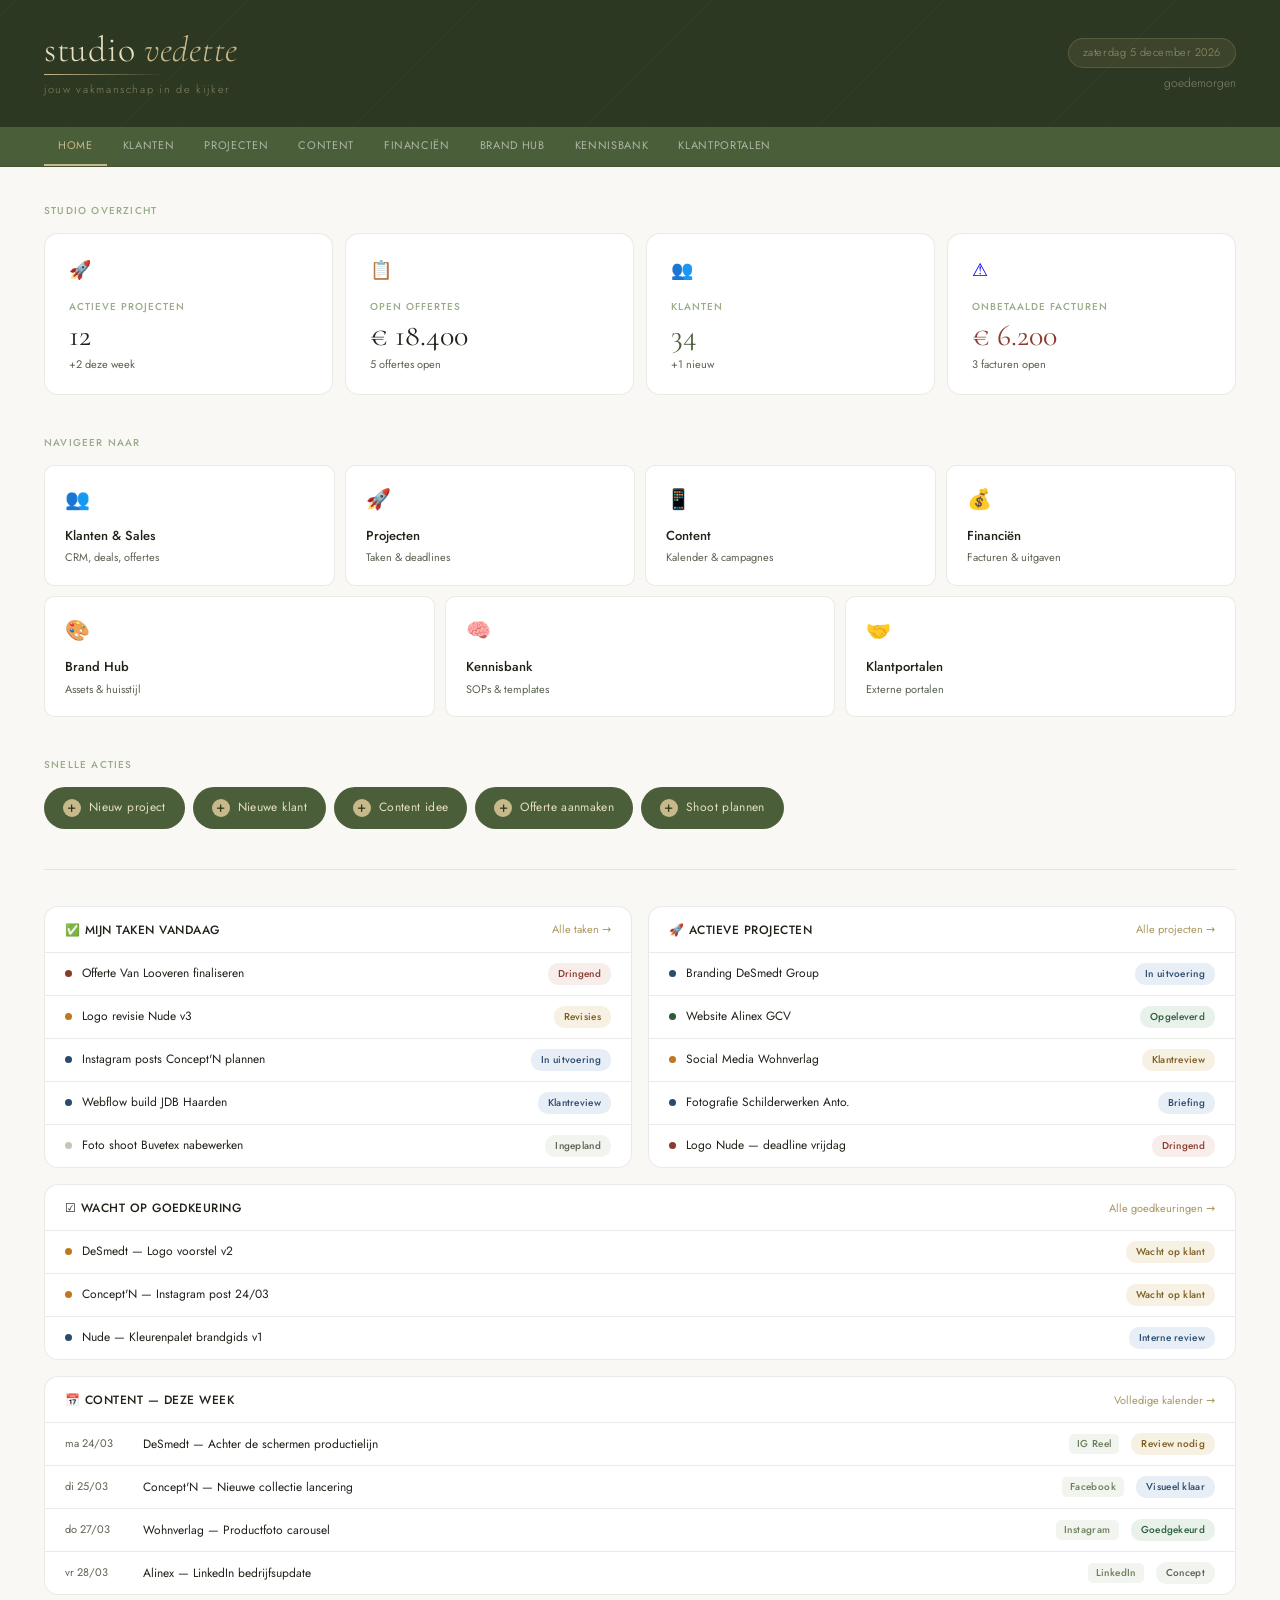
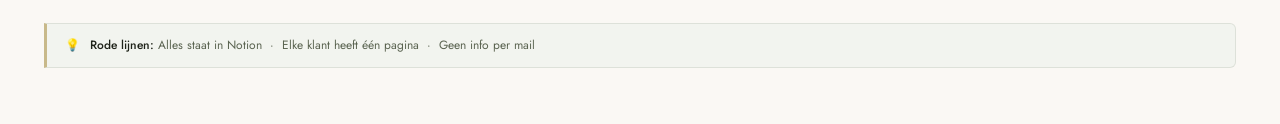
<file: index.html>
<!DOCTYPE html>
<html lang="nl">
<head>
<meta charset="UTF-8">
<meta name="viewport" content="width=device-width, initial-scale=1.0">
<title>Studio Vedette — Home</title>
<style>
/* ============================================================
   STUDIO VEDETTE — Gedeelde huisstijl
   Gebruik in elke pagina: <link rel="stylesheet" href="assets/style.css">
   ============================================================ */

@import url('https://fonts.googleapis.com/css2?family=Cormorant+Garamond:ital,wght@0,300;0,400;0,500;1,300;1,400&family=Jost:wght@300;400;500&display=swap');

*, *::before, *::after { box-sizing: border-box; margin: 0; padding: 0; }

:root {
  /* Huisstijl Studio Vedette */
  --olive:        #4a5e3a;
  --olive-dark:   #3a4a2d;
  --olive-deep:   #2c3822;
  --olive-light:  #6a7e58;
  --olive-mist:   #e8ede3;
  --olive-bg:     #f2f4ef;

  --gold:         #c8b98a;
  --gold-dark:    #a89660;
  --gold-light:   #e8dfc0;
  --gold-pale:    #f7f3ea;

  --cream:        #faf8f4;
  --white:        #ffffff;
  --ink:          #1e2218;
  --ink-muted:    #5a6350;
  --ink-faint:    #9aab8a;

  --border:       rgba(74, 94, 58, 0.12);
  --border-gold:  rgba(200, 185, 138, 0.35);

  /* Semantisch */
  --danger:       #8b3a2e;
  --danger-bg:    #f7eeec;
  --warning:      #7a5c1e;
  --warning-bg:   #f7f1e3;
  --success:      #2d5c3a;
  --success-bg:   #e8f2eb;
  --info:         #2a4a6e;
  --info-bg:      #e8eef6;

  --radius:       10px;
  --radius-sm:    6px;
  --radius-lg:    14px;

  --font-serif:   'Cormorant Garamond', Georgia, serif;
  --font-sans:    'Jost', system-ui, sans-serif;
}

body {
  font-family: var(--font-sans);
  background: var(--cream);
  color: var(--ink);
  line-height: 1.6;
  -webkit-font-smoothing: antialiased;
}

/* ── HEADER ──────────────────────────────────────── */
.sv-header {
  background: var(--olive-deep);
  position: relative;
  overflow: hidden;
}

.sv-header::before {
  content: '';
  position: absolute;
  inset: 0;
  background:
    repeating-linear-gradient(
      -45deg,
      transparent,
      transparent 40px,
      rgba(200,185,138,0.03) 40px,
      rgba(200,185,138,0.03) 41px
    );
  pointer-events: none;
}

.sv-header-inner {
  position: relative;
  padding: 32px 44px 28px;
  display: flex;
  align-items: center;
  justify-content: space-between;
  gap: 24px;
}

.sv-logo-block { display: flex; flex-direction: column; gap: 6px; }

.sv-logo-name {
  font-family: var(--font-serif);
  font-size: 36px;
  font-weight: 300;
  color: var(--gold-light);
  letter-spacing: 0.02em;
  line-height: 1;
}

.sv-logo-name em {
  font-style: italic;
  color: var(--gold);
}

.sv-logo-rule {
  width: 120px;
  height: 1px;
  background: linear-gradient(90deg, var(--gold) 0%, transparent 100%);
}

.sv-logo-tagline {
  font-family: var(--font-sans);
  font-size: 11px;
  font-weight: 300;
  color: rgba(200,185,138,0.6);
  letter-spacing: 0.15em;
  text-transform: lowercase;
}

.sv-header-meta {
  display: flex;
  flex-direction: column;
  align-items: flex-end;
  gap: 6px;
}

.sv-date-badge {
  background: rgba(200,185,138,0.1);
  border: 1px solid rgba(200,185,138,0.2);
  border-radius: 20px;
  padding: 5px 14px;
  font-size: 11px;
  font-weight: 300;
  color: rgba(200,185,138,0.7);
  letter-spacing: 0.05em;
}

.sv-greeting {
  font-size: 12px;
  font-weight: 300;
  color: rgba(255,255,255,0.4);
}

/* ── NAV STRIP ───────────────────────────────────── */
.sv-nav-strip {
  background: var(--olive);
  padding: 0 44px;
  display: flex;
  gap: 2px;
  border-bottom: 1px solid rgba(0,0,0,0.1);
}

.sv-nav-strip a {
  font-size: 11px;
  font-weight: 400;
  color: rgba(255,255,255,0.55);
  text-decoration: none;
  padding: 10px 14px;
  letter-spacing: 0.06em;
  text-transform: uppercase;
  border-bottom: 2px solid transparent;
  transition: color 0.15s, border-color 0.15s;
  white-space: nowrap;
}

.sv-nav-strip a:hover,
.sv-nav-strip a.active {
  color: var(--gold);
  border-bottom-color: var(--gold);
}

/* ── MAIN CONTAINER ──────────────────────────────── */
.sv-main {
  padding: 36px 44px 56px;
  max-width: 1280px;
}

/* ── SECTION LABEL ───────────────────────────────── */
.sv-section-label {
  font-size: 10px;
  font-weight: 500;
  letter-spacing: 0.12em;
  text-transform: uppercase;
  color: var(--ink-faint);
  margin-bottom: 14px;
}

/* ── STAT CARDS ──────────────────────────────────── */
.sv-stats {
  display: grid;
  grid-template-columns: repeat(4, 1fr);
  gap: 12px;
  margin-bottom: 40px;
}

.sv-stat {
  background: var(--white);
  border: 1px solid var(--border);
  border-radius: var(--radius-lg);
  padding: 22px 24px 20px;
  cursor: pointer;
  text-decoration: none;
  display: block;
  transition: transform 0.15s, border-color 0.15s, box-shadow 0.15s;
  position: relative;
  overflow: hidden;
}

.sv-stat::after {
  content: '';
  position: absolute;
  bottom: 0; left: 0; right: 0;
  height: 3px;
  background: var(--gold);
  transform: scaleX(0);
  transform-origin: left;
  transition: transform 0.2s ease;
}

.sv-stat:hover { transform: translateY(-2px); border-color: var(--border-gold); box-shadow: 0 4px 20px rgba(74,94,58,0.08); }
.sv-stat:hover::after { transform: scaleX(1); }

.sv-stat-icon { font-size: 18px; margin-bottom: 14px; display: block; }
.sv-stat-label { font-size: 10px; font-weight: 500; letter-spacing: 0.1em; text-transform: uppercase; color: var(--ink-faint); margin-bottom: 6px; }
.sv-stat-value { font-family: var(--font-serif); font-size: 30px; font-weight: 400; color: var(--ink); line-height: 1; margin-bottom: 5px; }
.sv-stat-delta { font-size: 11px; color: var(--ink-muted); }
.sv-stat.is-warning .sv-stat-value { color: var(--danger); }
.sv-stat.is-positive .sv-stat-value { color: var(--olive); }

/* ── NAV TILES ───────────────────────────────────── */
.sv-tiles {
  display: grid;
  grid-template-columns: repeat(4, 1fr);
  gap: 10px;
  margin-bottom: 10px;
}

.sv-tiles.row2 {
  grid-template-columns: repeat(3, 1fr);
  margin-bottom: 40px;
}

.sv-tile {
  background: var(--white);
  border: 1px solid var(--border);
  border-radius: var(--radius);
  padding: 18px 20px;
  cursor: pointer;
  text-decoration: none;
  display: block;
  transition: all 0.15s;
}

.sv-tile:hover {
  border-color: var(--gold);
  background: var(--gold-pale);
  transform: translateY(-1px);
}

.sv-tile-icon { font-size: 20px; margin-bottom: 10px; display: block; }
.sv-tile-title { font-size: 13px; font-weight: 500; color: var(--ink); margin-bottom: 3px; }
.sv-tile-sub { font-size: 11px; color: var(--ink-muted); }

/* ── QUICK ACTIONS ───────────────────────────────── */
.sv-actions {
  display: flex;
  gap: 8px;
  flex-wrap: wrap;
  margin-bottom: 40px;
}

.sv-btn {
  display: inline-flex;
  align-items: center;
  gap: 8px;
  padding: 10px 18px;
  background: var(--olive);
  color: var(--gold-light);
  border: 1px solid transparent;
  border-radius: 24px;
  font-family: var(--font-sans);
  font-size: 12px;
  font-weight: 400;
  letter-spacing: 0.03em;
  cursor: pointer;
  text-decoration: none;
  transition: all 0.15s;
}

.sv-btn:hover {
  background: var(--olive-dark);
  color: var(--gold);
  border-color: var(--gold-dark);
}

.sv-btn-plus {
  width: 18px; height: 18px;
  background: var(--gold);
  border-radius: 50%;
  display: inline-flex; align-items: center; justify-content: center;
  font-size: 15px; line-height: 1;
  color: var(--olive-deep);
  font-weight: 400;
  flex-shrink: 0;
}

/* ── DIVIDER ─────────────────────────────────────── */
.sv-divider {
  border: none;
  border-top: 1px solid var(--border);
  margin: 36px 0;
}

/* ── CARDS (lijsten) ─────────────────────────────── */
.sv-two-col { display: grid; grid-template-columns: 1fr 1fr; gap: 16px; margin-bottom: 16px; }

.sv-card {
  background: var(--white);
  border: 1px solid var(--border);
  border-radius: var(--radius-lg);
  overflow: hidden;
}

.sv-card-header {
  padding: 14px 20px 12px;
  border-bottom: 1px solid var(--border);
  display: flex;
  align-items: center;
  justify-content: space-between;
}

.sv-card-title { font-size: 12px; font-weight: 500; letter-spacing: 0.04em; color: var(--ink); }
.sv-card-link { font-size: 11px; color: var(--gold-dark); text-decoration: none; transition: color 0.1s; }
.sv-card-link:hover { color: var(--olive); }

.sv-row {
  display: flex;
  align-items: center;
  gap: 10px;
  padding: 10px 20px;
  border-bottom: 1px solid var(--border);
  text-decoration: none;
  transition: background 0.1s;
}
.sv-row:last-child { border-bottom: none; }
.sv-row:hover { background: var(--olive-bg); }

.sv-dot { width: 7px; height: 7px; border-radius: 50%; flex-shrink: 0; }
.sv-dot-red    { background: var(--danger); }
.sv-dot-amber  { background: #c07820; }
.sv-dot-blue   { background: var(--info); }
.sv-dot-green  { background: var(--success); }
.sv-dot-gray   { background: #c0c8b8; }

.sv-row-name { flex: 1; font-size: 12px; color: var(--ink); }
.sv-row-date { font-size: 11px; color: var(--ink-muted); white-space: nowrap; }

/* ── BADGES ──────────────────────────────────────── */
.sv-badge {
  font-size: 10px;
  padding: 3px 10px;
  border-radius: 10px;
  font-weight: 500;
  white-space: nowrap;
  letter-spacing: 0.03em;
}
.sv-badge-red    { background: var(--danger-bg); color: var(--danger); }
.sv-badge-amber  { background: var(--warning-bg); color: var(--warning); }
.sv-badge-blue   { background: var(--info-bg); color: var(--info); }
.sv-badge-green  { background: var(--success-bg); color: var(--success); }
.sv-badge-gray   { background: var(--olive-bg); color: var(--ink-muted); }
.sv-badge-gold   { background: var(--gold-pale); color: var(--gold-dark); border: 1px solid var(--border-gold); }

/* ── PLATFORM CHIP ───────────────────────────────── */
.sv-chip {
  font-size: 10px;
  padding: 2px 8px;
  border-radius: 5px;
  background: var(--olive-bg);
  color: var(--olive-light);
  font-weight: 500;
  letter-spacing: 0.04em;
}

/* ── CONTENT RIJEN ───────────────────────────────── */
.sv-content-row {
  display: flex;
  align-items: center;
  gap: 12px;
  padding: 10px 20px;
  border-bottom: 1px solid var(--border);
  text-decoration: none;
  transition: background 0.1s;
}
.sv-content-row:last-child { border-bottom: none; }
.sv-content-row:hover { background: var(--olive-bg); }
.sv-content-date { font-size: 11px; color: var(--ink-muted); width: 66px; flex-shrink: 0; }
.sv-content-name { flex: 1; font-size: 12px; color: var(--ink); }

/* ── FOOTER NOTE ─────────────────────────────────── */
.sv-footer-note {
  background: var(--olive-bg);
  border: 1px solid var(--border);
  border-left: 3px solid var(--gold);
  border-radius: 0 var(--radius-sm) var(--radius-sm) 0;
  padding: 12px 18px;
  display: flex;
  align-items: center;
  gap: 10px;
  font-size: 12px;
  color: var(--ink-muted);
}

.sv-footer-note strong { color: var(--ink); font-weight: 500; }

/* ── ANIMATIES ───────────────────────────────────── */
@keyframes sv-fade-up {
  from { opacity: 0; transform: translateY(10px); }
  to   { opacity: 1; transform: translateY(0); }
}

.sv-animate { animation: sv-fade-up 0.4s ease both; }
.sv-delay-1 { animation-delay: 0.05s; }
.sv-delay-2 { animation-delay: 0.10s; }
.sv-delay-3 { animation-delay: 0.15s; }
.sv-delay-4 { animation-delay: 0.20s; }
.sv-delay-5 { animation-delay: 0.25s; }
.sv-delay-6 { animation-delay: 0.30s; }
.sv-delay-7 { animation-delay: 0.35s; }

/* ── RESPONSIVE ──────────────────────────────────── */
@media (max-width: 960px) {
  .sv-header-inner, .sv-main { padding-left: 24px; padding-right: 24px; }
  .sv-nav-strip { padding: 0 24px; overflow-x: auto; }
  .sv-stats { grid-template-columns: repeat(2, 1fr); }
  .sv-tiles { grid-template-columns: repeat(2, 1fr); }
  .sv-tiles.row2 { grid-template-columns: repeat(2, 1fr); }
  .sv-two-col { grid-template-columns: 1fr; }
}

@media (max-width: 520px) {
  .sv-stats { grid-template-columns: 1fr 1fr; }
  .sv-tiles, .sv-tiles.row2 { grid-template-columns: 1fr 1fr; }
  .sv-logo-name { font-size: 28px; }
}

</style>
</head>
<body>

<!-- HEADER -->
<header class="sv-header">
  <div class="sv-header-inner">
    <div class="sv-logo-block">
      <div class="sv-logo-name">studio <em>vedette</em></div>
      <div class="sv-logo-rule"></div>
      <div class="sv-logo-tagline">jouw vakmanschap in de kijker</div>
    </div>
    <div class="sv-header-meta">
      <div class="sv-date-badge" id="datebadge">—</div>
      <div class="sv-greeting" id="greeting">—</div>
    </div>
  </div>
</header>

<!-- NAV STRIP -->
<nav class="sv-nav-strip">
  <a href="https://studiovedette.github.io/studiovedette/" class="active">Home</a>
  <a href="klanten.html">Klanten</a>
  <a href="projecten.html">Projecten</a>
  <a href="content.html">Content</a>
  <a href="financien.html">Financiën</a>
  <a href="brand-hub.html">Brand Hub</a>
  <a href="kennisbank.html">Kennisbank</a>
  <a href="klantportalen.html">Klantportalen</a>
</nav>

<!-- MAIN -->
<main class="sv-main">

  <!-- STATS -->
  <p class="sv-section-label sv-animate sv-delay-1">Studio overzicht</p>
  <div class="sv-stats sv-animate sv-delay-1">
    <a class="sv-stat" href="https://www.notion.so/3285940750b080caa552fb9abf3850c6" target="_blank">
      <span class="sv-stat-icon">🚀</span>
      <div class="sv-stat-label">Actieve projecten</div>
      <div class="sv-stat-value">12</div>
      <div class="sv-stat-delta">+2 deze week</div>
    </a>
    <a class="sv-stat" href="https://www.notion.so/32c5940750b08028b135dd03e5785cea" target="_blank">
      <span class="sv-stat-icon">📋</span>
      <div class="sv-stat-label">Open offertes</div>
      <div class="sv-stat-value">€ 18.400</div>
      <div class="sv-stat-delta">5 offertes open</div>
    </a>
    <a class="sv-stat is-positive" href="https://www.notion.so/3285940750b0802f84a3c4402416db08" target="_blank">
      <span class="sv-stat-icon">👥</span>
      <div class="sv-stat-label">Klanten</div>
      <div class="sv-stat-value">34</div>
      <div class="sv-stat-delta">+1 nieuw</div>
    </a>
    <a class="sv-stat is-warning" href="https://www.notion.so/32c5940750b080a7bf89fed2e151ab0e" target="_blank">
      <span class="sv-stat-icon">⚠️</span>
      <div class="sv-stat-label">Onbetaalde facturen</div>
      <div class="sv-stat-value">€ 6.200</div>
      <div class="sv-stat-delta">3 facturen open</div>
    </a>
  </div>

  <!-- NAV TILES -->
  <p class="sv-section-label sv-animate sv-delay-2">Navigeer naar</p>
  <div class="sv-tiles sv-animate sv-delay-2">
    <a class="sv-tile" href="https://www.notion.so/3285940750b0802f84a3c4402416db08" target="_blank">
      <span class="sv-tile-icon">👥</span>
      <div class="sv-tile-title">Klanten & Sales</div>
      <div class="sv-tile-sub">CRM, deals, offertes</div>
    </a>
    <a class="sv-tile" href="https://www.notion.so/3285940750b080caa552fb9abf3850c6" target="_blank">
      <span class="sv-tile-icon">🚀</span>
      <div class="sv-tile-title">Projecten</div>
      <div class="sv-tile-sub">Taken & deadlines</div>
    </a>
    <a class="sv-tile" href="https://www.notion.so/3285940750b08016a4a2fb6e99241f2f" target="_blank">
      <span class="sv-tile-icon">📱</span>
      <div class="sv-tile-title">Content</div>
      <div class="sv-tile-sub">Kalender & campagnes</div>
    </a>
    <a class="sv-tile" href="https://www.notion.so/32c5940750b080ccbe84e2e7f0124abb" target="_blank">
      <span class="sv-tile-icon">💰</span>
      <div class="sv-tile-title">Financiën</div>
      <div class="sv-tile-sub">Facturen & uitgaven</div>
    </a>
  </div>
  <div class="sv-tiles row2 sv-animate sv-delay-2">
    <a class="sv-tile" href="https://www.notion.so/32d5940750b08162b109fbb1432b2158" target="_blank">
      <span class="sv-tile-icon">🎨</span>
      <div class="sv-tile-title">Brand Hub</div>
      <div class="sv-tile-sub">Assets & huisstijl</div>
    </a>
    <a class="sv-tile" href="https://www.notion.so/32d5940750b08171ac24c4513ed45a1b" target="_blank">
      <span class="sv-tile-icon">🧠</span>
      <div class="sv-tile-title">Kennisbank</div>
      <div class="sv-tile-sub">SOPs & templates</div>
    </a>
    <a class="sv-tile" href="https://www.notion.so/32d5940750b08188b53cd32895115756" target="_blank">
      <span class="sv-tile-icon">🤝</span>
      <div class="sv-tile-title">Klantportalen</div>
      <div class="sv-tile-sub">Externe portalen</div>
    </a>
  </div>

  <!-- QUICK ACTIONS -->
  <p class="sv-section-label sv-animate sv-delay-3">Snelle acties</p>
  <div class="sv-actions sv-animate sv-delay-3">
    <a class="sv-btn" href="https://www.notion.so/3285940750b080caa552fb9abf3850c6" target="_blank">
      <span class="sv-btn-plus">+</span> Nieuw project
    </a>
    <a class="sv-btn" href="https://www.notion.so/3285940750b0802f84a3c4402416db08" target="_blank">
      <span class="sv-btn-plus">+</span> Nieuwe klant
    </a>
    <a class="sv-btn" href="https://www.notion.so/3285940750b08016a4a2fb6e99241f2f" target="_blank">
      <span class="sv-btn-plus">+</span> Content idee
    </a>
    <a class="sv-btn" href="https://www.notion.so/32c5940750b08028b135dd03e5785cea" target="_blank">
      <span class="sv-btn-plus">+</span> Offerte aanmaken
    </a>
    <a class="sv-btn" href="https://www.notion.so/32d5940750b08188b53cd32895115756" target="_blank">
      <span class="sv-btn-plus">+</span> Shoot plannen
    </a>
  </div>

  <hr class="sv-divider sv-animate sv-delay-3">

  <!-- TAKEN + PROJECTEN -->
  <div class="sv-two-col sv-animate sv-delay-4">
    <div class="sv-card">
      <div class="sv-card-header">
        <span class="sv-card-title">✅ MIJN TAKEN VANDAAG</span>
        <a class="sv-card-link" href="https://www.notion.so/32c5940750b08054af58ff4d2cb736ea" target="_blank">Alle taken →</a>
      </div>
      <a class="sv-row" href="https://www.notion.so/32c5940750b08054af58ff4d2cb736ea" target="_blank">
        <span class="sv-dot sv-dot-red"></span>
        <span class="sv-row-name">Offerte Van Looveren finaliseren</span>
        <span class="sv-badge sv-badge-red">Dringend</span>
      </a>
      <a class="sv-row" href="https://www.notion.so/32c5940750b08054af58ff4d2cb736ea" target="_blank">
        <span class="sv-dot sv-dot-amber"></span>
        <span class="sv-row-name">Logo revisie Nude v3</span>
        <span class="sv-badge sv-badge-amber">Revisies</span>
      </a>
      <a class="sv-row" href="https://www.notion.so/32c5940750b08054af58ff4d2cb736ea" target="_blank">
        <span class="sv-dot sv-dot-blue"></span>
        <span class="sv-row-name">Instagram posts Concept'N plannen</span>
        <span class="sv-badge sv-badge-blue">In uitvoering</span>
      </a>
      <a class="sv-row" href="https://www.notion.so/32c5940750b08054af58ff4d2cb736ea" target="_blank">
        <span class="sv-dot sv-dot-blue"></span>
        <span class="sv-row-name">Webflow build JDB Haarden</span>
        <span class="sv-badge sv-badge-blue">Klantreview</span>
      </a>
      <a class="sv-row" href="https://www.notion.so/32c5940750b08054af58ff4d2cb736ea" target="_blank">
        <span class="sv-dot sv-dot-gray"></span>
        <span class="sv-row-name">Foto shoot Buvetex nabewerken</span>
        <span class="sv-badge sv-badge-gray">Ingepland</span>
      </a>
    </div>

    <div class="sv-card">
      <div class="sv-card-header">
        <span class="sv-card-title">🚀 ACTIEVE PROJECTEN</span>
        <a class="sv-card-link" href="https://www.notion.so/3285940750b080caa552fb9abf3850c6" target="_blank">Alle projecten →</a>
      </div>
      <a class="sv-row" href="https://www.notion.so/3285940750b080caa552fb9abf3850c6" target="_blank">
        <span class="sv-dot sv-dot-blue"></span>
        <span class="sv-row-name">Branding DeSmedt Group</span>
        <span class="sv-badge sv-badge-blue">In uitvoering</span>
      </a>
      <a class="sv-row" href="https://www.notion.so/3285940750b080caa552fb9abf3850c6" target="_blank">
        <span class="sv-dot sv-dot-green"></span>
        <span class="sv-row-name">Website Alinex GCV</span>
        <span class="sv-badge sv-badge-green">Opgeleverd</span>
      </a>
      <a class="sv-row" href="https://www.notion.so/3285940750b080caa552fb9abf3850c6" target="_blank">
        <span class="sv-dot sv-dot-amber"></span>
        <span class="sv-row-name">Social Media Wohnverlag</span>
        <span class="sv-badge sv-badge-amber">Klantreview</span>
      </a>
      <a class="sv-row" href="https://www.notion.so/3285940750b080caa552fb9abf3850c6" target="_blank">
        <span class="sv-dot sv-dot-blue"></span>
        <span class="sv-row-name">Fotografie Schilderwerken Anto.</span>
        <span class="sv-badge sv-badge-blue">Briefing</span>
      </a>
      <a class="sv-row" href="https://www.notion.so/3285940750b080caa552fb9abf3850c6" target="_blank">
        <span class="sv-dot sv-dot-red"></span>
        <span class="sv-row-name">Logo Nude — deadline vrijdag</span>
        <span class="sv-badge sv-badge-red">Dringend</span>
      </a>
    </div>
  </div>

  <!-- GOEDKEURINGEN -->
  <div class="sv-card sv-animate sv-delay-5" style="margin-bottom:16px">
    <div class="sv-card-header">
      <span class="sv-card-title">☑️ WACHT OP GOEDKEURING</span>
      <a class="sv-card-link" href="https://www.notion.so/32c5940750b080089842de22d8b435b1" target="_blank">Alle goedkeuringen →</a>
    </div>
    <a class="sv-row" href="https://www.notion.so/32c5940750b080089842de22d8b435b1" target="_blank">
      <span class="sv-dot sv-dot-amber"></span>
      <span class="sv-row-name">DeSmedt — Logo voorstel v2</span>
      <span class="sv-badge sv-badge-amber">Wacht op klant</span>
    </a>
    <a class="sv-row" href="https://www.notion.so/32c5940750b080089842de22d8b435b1" target="_blank">
      <span class="sv-dot sv-dot-amber"></span>
      <span class="sv-row-name">Concept'N — Instagram post 24/03</span>
      <span class="sv-badge sv-badge-amber">Wacht op klant</span>
    </a>
    <a class="sv-row" href="https://www.notion.so/32c5940750b080089842de22d8b435b1" target="_blank">
      <span class="sv-dot sv-dot-blue"></span>
      <span class="sv-row-name">Nude — Kleurenpalet brandgids v1</span>
      <span class="sv-badge sv-badge-blue">Interne review</span>
    </a>
  </div>

  <!-- CONTENT -->
  <div class="sv-card sv-animate sv-delay-6" style="margin-bottom:28px">
    <div class="sv-card-header">
      <span class="sv-card-title">📅 CONTENT — DEZE WEEK</span>
      <a class="sv-card-link" href="https://www.notion.so/3285940750b08016a4a2fb6e99241f2f" target="_blank">Volledige kalender →</a>
    </div>
    <a class="sv-content-row" href="https://www.notion.so/3285940750b08016a4a2fb6e99241f2f" target="_blank">
      <span class="sv-content-date">ma 24/03</span>
      <span class="sv-content-name">DeSmedt — Achter de schermen productielijn</span>
      <span class="sv-chip">IG Reel</span>
      <span class="sv-badge sv-badge-amber">Review nodig</span>
    </a>
    <a class="sv-content-row" href="https://www.notion.so/3285940750b08016a4a2fb6e99241f2f" target="_blank">
      <span class="sv-content-date">di 25/03</span>
      <span class="sv-content-name">Concept'N — Nieuwe collectie lancering</span>
      <span class="sv-chip">Facebook</span>
      <span class="sv-badge sv-badge-blue">Visueel klaar</span>
    </a>
    <a class="sv-content-row" href="https://www.notion.so/3285940750b08016a4a2fb6e99241f2f" target="_blank">
      <span class="sv-content-date">do 27/03</span>
      <span class="sv-content-name">Wohnverlag — Productfoto carousel</span>
      <span class="sv-chip">Instagram</span>
      <span class="sv-badge sv-badge-green">Goedgekeurd</span>
    </a>
    <a class="sv-content-row" href="https://www.notion.so/3285940750b08016a4a2fb6e99241f2f" target="_blank">
      <span class="sv-content-date">vr 28/03</span>
      <span class="sv-content-name">Alinex — LinkedIn bedrijfsupdate</span>
      <span class="sv-chip">LinkedIn</span>
      <span class="sv-badge sv-badge-gray">Concept</span>
    </a>
  </div>

  <!-- FOOTER NOTE -->
  <div class="sv-footer-note sv-animate sv-delay-7">
    <span>💡</span>
    <span><strong>Rode lijnen:</strong> Alles staat in Notion &nbsp;·&nbsp; Elke klant heeft één pagina &nbsp;·&nbsp; Geen info per mail</span>
  </div>

</main>

<script>
  const now = new Date();
  const dagen = ['zondag','maandag','dinsdag','woensdag','donderdag','vrijdag','zaterdag'];
  const maanden = ['januari','februari','maart','april','mei','juni','juli','augustus','september','oktober','november','december'];
  document.getElementById('datebadge').textContent =
    `${dagen[now.getDay()]} ${now.getDate()} ${maanden[now.getMonth()]} ${now.getFullYear()}`;
  const h = now.getHours();
  document.getElementById('greeting').textContent =
    h < 12 ? 'goedemorgen' : h < 18 ? 'goedemiddag' : 'goedenavond';
</script>
</body>
</html>
</file>
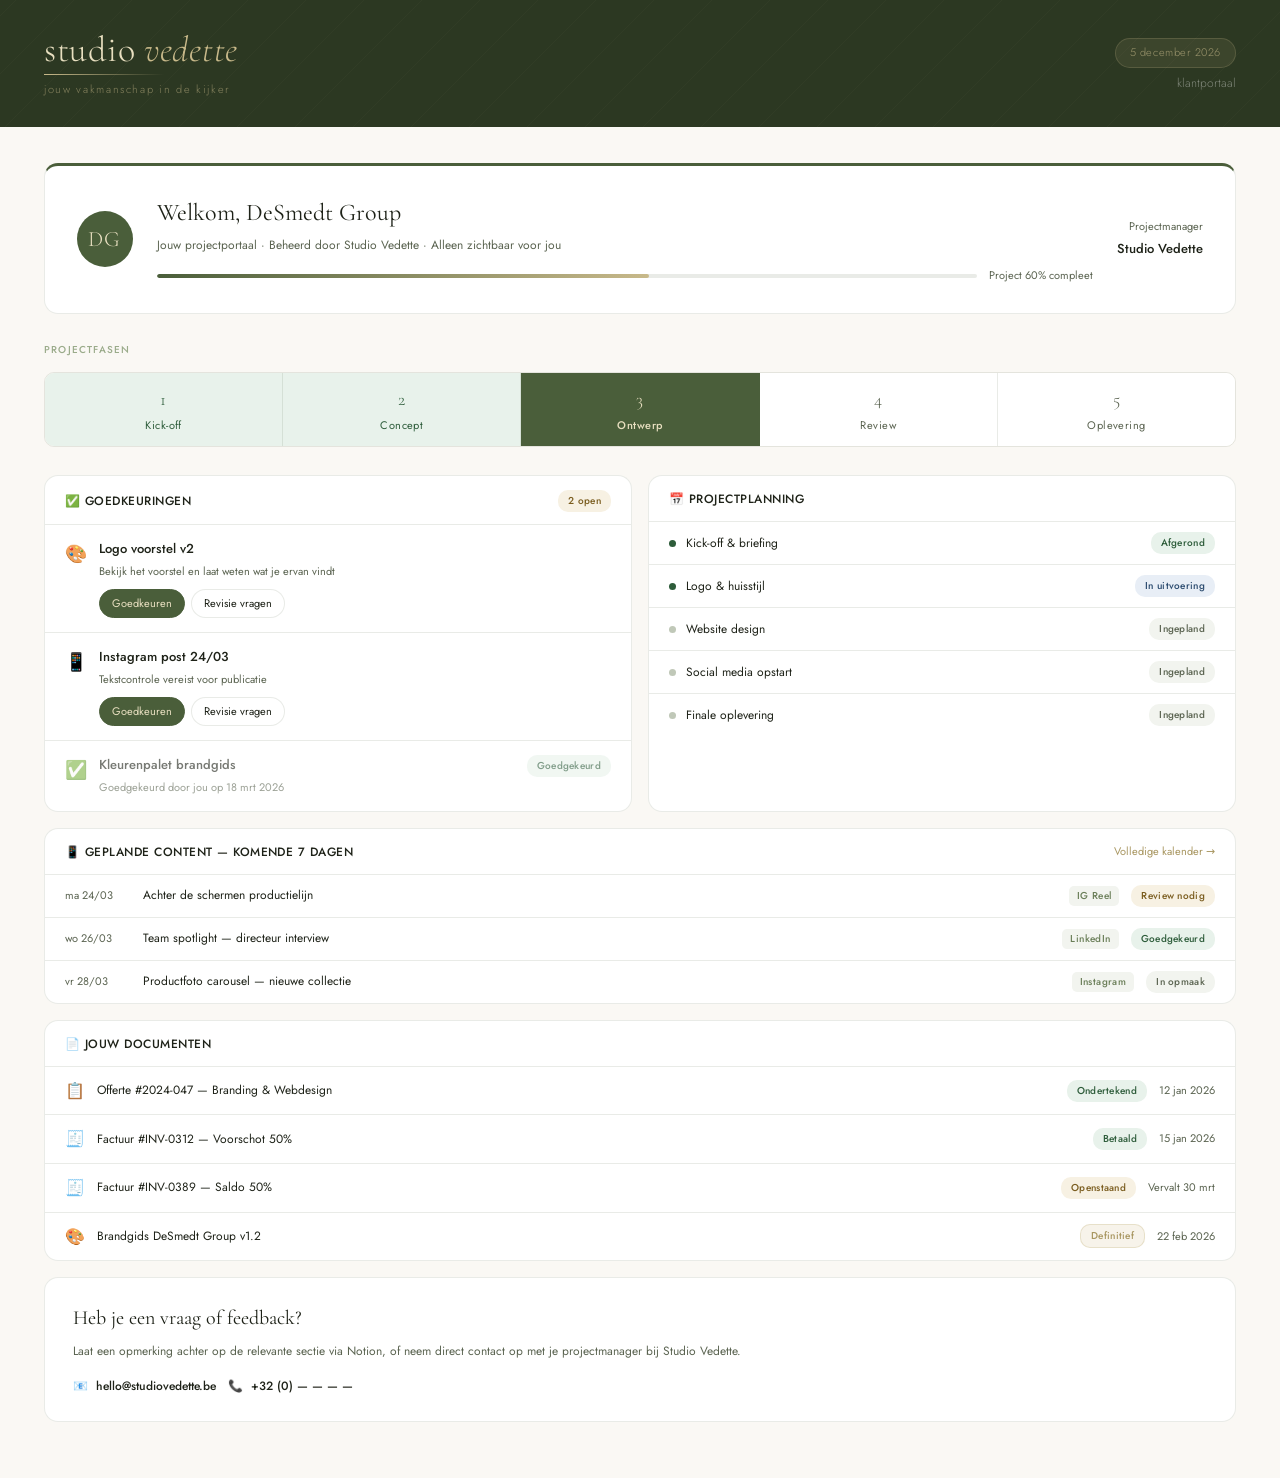
<file: klantportaal.html>
<!DOCTYPE html>
<html lang="nl">
<head>
<meta charset="UTF-8">
<meta name="viewport" content="width=device-width, initial-scale=1.0">
<title>Studio Vedette — Klantportaal</title>
<style>
/* ============================================================
   STUDIO VEDETTE — Gedeelde huisstijl
   Gebruik in elke pagina: <link rel="stylesheet" href="assets/style.css">
   ============================================================ */

@import url('https://fonts.googleapis.com/css2?family=Cormorant+Garamond:ital,wght@0,300;0,400;0,500;1,300;1,400&family=Jost:wght@300;400;500&display=swap');

*, *::before, *::after { box-sizing: border-box; margin: 0; padding: 0; }

:root {
  /* Huisstijl Studio Vedette */
  --olive:        #4a5e3a;
  --olive-dark:   #3a4a2d;
  --olive-deep:   #2c3822;
  --olive-light:  #6a7e58;
  --olive-mist:   #e8ede3;
  --olive-bg:     #f2f4ef;

  --gold:         #c8b98a;
  --gold-dark:    #a89660;
  --gold-light:   #e8dfc0;
  --gold-pale:    #f7f3ea;

  --cream:        #faf8f4;
  --white:        #ffffff;
  --ink:          #1e2218;
  --ink-muted:    #5a6350;
  --ink-faint:    #9aab8a;

  --border:       rgba(74, 94, 58, 0.12);
  --border-gold:  rgba(200, 185, 138, 0.35);

  /* Semantisch */
  --danger:       #8b3a2e;
  --danger-bg:    #f7eeec;
  --warning:      #7a5c1e;
  --warning-bg:   #f7f1e3;
  --success:      #2d5c3a;
  --success-bg:   #e8f2eb;
  --info:         #2a4a6e;
  --info-bg:      #e8eef6;

  --radius:       10px;
  --radius-sm:    6px;
  --radius-lg:    14px;

  --font-serif:   'Cormorant Garamond', Georgia, serif;
  --font-sans:    'Jost', system-ui, sans-serif;
}

body {
  font-family: var(--font-sans);
  background: var(--cream);
  color: var(--ink);
  line-height: 1.6;
  -webkit-font-smoothing: antialiased;
}

/* ── HEADER ──────────────────────────────────────── */
.sv-header {
  background: var(--olive-deep);
  position: relative;
  overflow: hidden;
}

.sv-header::before {
  content: '';
  position: absolute;
  inset: 0;
  background:
    repeating-linear-gradient(
      -45deg,
      transparent,
      transparent 40px,
      rgba(200,185,138,0.03) 40px,
      rgba(200,185,138,0.03) 41px
    );
  pointer-events: none;
}

.sv-header-inner {
  position: relative;
  padding: 32px 44px 28px;
  display: flex;
  align-items: center;
  justify-content: space-between;
  gap: 24px;
}

.sv-logo-block { display: flex; flex-direction: column; gap: 6px; }

.sv-logo-name {
  font-family: var(--font-serif);
  font-size: 36px;
  font-weight: 300;
  color: var(--gold-light);
  letter-spacing: 0.02em;
  line-height: 1;
}

.sv-logo-name em {
  font-style: italic;
  color: var(--gold);
}

.sv-logo-rule {
  width: 120px;
  height: 1px;
  background: linear-gradient(90deg, var(--gold) 0%, transparent 100%);
}

.sv-logo-tagline {
  font-family: var(--font-sans);
  font-size: 11px;
  font-weight: 300;
  color: rgba(200,185,138,0.6);
  letter-spacing: 0.15em;
  text-transform: lowercase;
}

.sv-header-meta {
  display: flex;
  flex-direction: column;
  align-items: flex-end;
  gap: 6px;
}

.sv-date-badge {
  background: rgba(200,185,138,0.1);
  border: 1px solid rgba(200,185,138,0.2);
  border-radius: 20px;
  padding: 5px 14px;
  font-size: 11px;
  font-weight: 300;
  color: rgba(200,185,138,0.7);
  letter-spacing: 0.05em;
}

.sv-greeting {
  font-size: 12px;
  font-weight: 300;
  color: rgba(255,255,255,0.4);
}

/* ── NAV STRIP ───────────────────────────────────── */
.sv-nav-strip {
  background: var(--olive);
  padding: 0 44px;
  display: flex;
  gap: 2px;
  border-bottom: 1px solid rgba(0,0,0,0.1);
}

.sv-nav-strip a {
  font-size: 11px;
  font-weight: 400;
  color: rgba(255,255,255,0.55);
  text-decoration: none;
  padding: 10px 14px;
  letter-spacing: 0.06em;
  text-transform: uppercase;
  border-bottom: 2px solid transparent;
  transition: color 0.15s, border-color 0.15s;
  white-space: nowrap;
}

.sv-nav-strip a:hover,
.sv-nav-strip a.active {
  color: var(--gold);
  border-bottom-color: var(--gold);
}

/* ── MAIN CONTAINER ──────────────────────────────── */
.sv-main {
  padding: 36px 44px 56px;
  max-width: 1280px;
}

/* ── SECTION LABEL ───────────────────────────────── */
.sv-section-label {
  font-size: 10px;
  font-weight: 500;
  letter-spacing: 0.12em;
  text-transform: uppercase;
  color: var(--ink-faint);
  margin-bottom: 14px;
}

/* ── STAT CARDS ──────────────────────────────────── */
.sv-stats {
  display: grid;
  grid-template-columns: repeat(4, 1fr);
  gap: 12px;
  margin-bottom: 40px;
}

.sv-stat {
  background: var(--white);
  border: 1px solid var(--border);
  border-radius: var(--radius-lg);
  padding: 22px 24px 20px;
  cursor: pointer;
  text-decoration: none;
  display: block;
  transition: transform 0.15s, border-color 0.15s, box-shadow 0.15s;
  position: relative;
  overflow: hidden;
}

.sv-stat::after {
  content: '';
  position: absolute;
  bottom: 0; left: 0; right: 0;
  height: 3px;
  background: var(--gold);
  transform: scaleX(0);
  transform-origin: left;
  transition: transform 0.2s ease;
}

.sv-stat:hover { transform: translateY(-2px); border-color: var(--border-gold); box-shadow: 0 4px 20px rgba(74,94,58,0.08); }
.sv-stat:hover::after { transform: scaleX(1); }

.sv-stat-icon { font-size: 18px; margin-bottom: 14px; display: block; }
.sv-stat-label { font-size: 10px; font-weight: 500; letter-spacing: 0.1em; text-transform: uppercase; color: var(--ink-faint); margin-bottom: 6px; }
.sv-stat-value { font-family: var(--font-serif); font-size: 30px; font-weight: 400; color: var(--ink); line-height: 1; margin-bottom: 5px; }
.sv-stat-delta { font-size: 11px; color: var(--ink-muted); }
.sv-stat.is-warning .sv-stat-value { color: var(--danger); }
.sv-stat.is-positive .sv-stat-value { color: var(--olive); }

/* ── NAV TILES ───────────────────────────────────── */
.sv-tiles {
  display: grid;
  grid-template-columns: repeat(4, 1fr);
  gap: 10px;
  margin-bottom: 10px;
}

.sv-tiles.row2 {
  grid-template-columns: repeat(3, 1fr);
  margin-bottom: 40px;
}

.sv-tile {
  background: var(--white);
  border: 1px solid var(--border);
  border-radius: var(--radius);
  padding: 18px 20px;
  cursor: pointer;
  text-decoration: none;
  display: block;
  transition: all 0.15s;
}

.sv-tile:hover {
  border-color: var(--gold);
  background: var(--gold-pale);
  transform: translateY(-1px);
}

.sv-tile-icon { font-size: 20px; margin-bottom: 10px; display: block; }
.sv-tile-title { font-size: 13px; font-weight: 500; color: var(--ink); margin-bottom: 3px; }
.sv-tile-sub { font-size: 11px; color: var(--ink-muted); }

/* ── QUICK ACTIONS ───────────────────────────────── */
.sv-actions {
  display: flex;
  gap: 8px;
  flex-wrap: wrap;
  margin-bottom: 40px;
}

.sv-btn {
  display: inline-flex;
  align-items: center;
  gap: 8px;
  padding: 10px 18px;
  background: var(--olive);
  color: var(--gold-light);
  border: 1px solid transparent;
  border-radius: 24px;
  font-family: var(--font-sans);
  font-size: 12px;
  font-weight: 400;
  letter-spacing: 0.03em;
  cursor: pointer;
  text-decoration: none;
  transition: all 0.15s;
}

.sv-btn:hover {
  background: var(--olive-dark);
  color: var(--gold);
  border-color: var(--gold-dark);
}

.sv-btn-plus {
  width: 18px; height: 18px;
  background: var(--gold);
  border-radius: 50%;
  display: inline-flex; align-items: center; justify-content: center;
  font-size: 15px; line-height: 1;
  color: var(--olive-deep);
  font-weight: 400;
  flex-shrink: 0;
}

/* ── DIVIDER ─────────────────────────────────────── */
.sv-divider {
  border: none;
  border-top: 1px solid var(--border);
  margin: 36px 0;
}

/* ── CARDS (lijsten) ─────────────────────────────── */
.sv-two-col { display: grid; grid-template-columns: 1fr 1fr; gap: 16px; margin-bottom: 16px; }

.sv-card {
  background: var(--white);
  border: 1px solid var(--border);
  border-radius: var(--radius-lg);
  overflow: hidden;
}

.sv-card-header {
  padding: 14px 20px 12px;
  border-bottom: 1px solid var(--border);
  display: flex;
  align-items: center;
  justify-content: space-between;
}

.sv-card-title { font-size: 12px; font-weight: 500; letter-spacing: 0.04em; color: var(--ink); }
.sv-card-link { font-size: 11px; color: var(--gold-dark); text-decoration: none; transition: color 0.1s; }
.sv-card-link:hover { color: var(--olive); }

.sv-row {
  display: flex;
  align-items: center;
  gap: 10px;
  padding: 10px 20px;
  border-bottom: 1px solid var(--border);
  text-decoration: none;
  transition: background 0.1s;
}
.sv-row:last-child { border-bottom: none; }
.sv-row:hover { background: var(--olive-bg); }

.sv-dot { width: 7px; height: 7px; border-radius: 50%; flex-shrink: 0; }
.sv-dot-red    { background: var(--danger); }
.sv-dot-amber  { background: #c07820; }
.sv-dot-blue   { background: var(--info); }
.sv-dot-green  { background: var(--success); }
.sv-dot-gray   { background: #c0c8b8; }

.sv-row-name { flex: 1; font-size: 12px; color: var(--ink); }
.sv-row-date { font-size: 11px; color: var(--ink-muted); white-space: nowrap; }

/* ── BADGES ──────────────────────────────────────── */
.sv-badge {
  font-size: 10px;
  padding: 3px 10px;
  border-radius: 10px;
  font-weight: 500;
  white-space: nowrap;
  letter-spacing: 0.03em;
}
.sv-badge-red    { background: var(--danger-bg); color: var(--danger); }
.sv-badge-amber  { background: var(--warning-bg); color: var(--warning); }
.sv-badge-blue   { background: var(--info-bg); color: var(--info); }
.sv-badge-green  { background: var(--success-bg); color: var(--success); }
.sv-badge-gray   { background: var(--olive-bg); color: var(--ink-muted); }
.sv-badge-gold   { background: var(--gold-pale); color: var(--gold-dark); border: 1px solid var(--border-gold); }

/* ── PLATFORM CHIP ───────────────────────────────── */
.sv-chip {
  font-size: 10px;
  padding: 2px 8px;
  border-radius: 5px;
  background: var(--olive-bg);
  color: var(--olive-light);
  font-weight: 500;
  letter-spacing: 0.04em;
}

/* ── CONTENT RIJEN ───────────────────────────────── */
.sv-content-row {
  display: flex;
  align-items: center;
  gap: 12px;
  padding: 10px 20px;
  border-bottom: 1px solid var(--border);
  text-decoration: none;
  transition: background 0.1s;
}
.sv-content-row:last-child { border-bottom: none; }
.sv-content-row:hover { background: var(--olive-bg); }
.sv-content-date { font-size: 11px; color: var(--ink-muted); width: 66px; flex-shrink: 0; }
.sv-content-name { flex: 1; font-size: 12px; color: var(--ink); }

/* ── FOOTER NOTE ─────────────────────────────────── */
.sv-footer-note {
  background: var(--olive-bg);
  border: 1px solid var(--border);
  border-left: 3px solid var(--gold);
  border-radius: 0 var(--radius-sm) var(--radius-sm) 0;
  padding: 12px 18px;
  display: flex;
  align-items: center;
  gap: 10px;
  font-size: 12px;
  color: var(--ink-muted);
}

.sv-footer-note strong { color: var(--ink); font-weight: 500; }

/* ── ANIMATIES ───────────────────────────────────── */
@keyframes sv-fade-up {
  from { opacity: 0; transform: translateY(10px); }
  to   { opacity: 1; transform: translateY(0); }
}

.sv-animate { animation: sv-fade-up 0.4s ease both; }
.sv-delay-1 { animation-delay: 0.05s; }
.sv-delay-2 { animation-delay: 0.10s; }
.sv-delay-3 { animation-delay: 0.15s; }
.sv-delay-4 { animation-delay: 0.20s; }
.sv-delay-5 { animation-delay: 0.25s; }
.sv-delay-6 { animation-delay: 0.30s; }
.sv-delay-7 { animation-delay: 0.35s; }

/* ── RESPONSIVE ──────────────────────────────────── */
@media (max-width: 960px) {
  .sv-header-inner, .sv-main { padding-left: 24px; padding-right: 24px; }
  .sv-nav-strip { padding: 0 24px; overflow-x: auto; }
  .sv-stats { grid-template-columns: repeat(2, 1fr); }
  .sv-tiles { grid-template-columns: repeat(2, 1fr); }
  .sv-tiles.row2 { grid-template-columns: repeat(2, 1fr); }
  .sv-two-col { grid-template-columns: 1fr; }
}

@media (max-width: 520px) {
  .sv-stats { grid-template-columns: 1fr 1fr; }
  .sv-tiles, .sv-tiles.row2 { grid-template-columns: 1fr 1fr; }
  .sv-logo-name { font-size: 28px; }
}

</style>
<style>
  .portal-intro {
    background: var(--white);
    border: 1px solid var(--border);
    border-top: 3px solid var(--olive);
    border-radius: var(--radius-lg);
    padding: 28px 32px;
    margin-bottom: 28px;
    display: flex;
    align-items: center;
    gap: 24px;
  }
  .portal-avatar {
    width: 56px; height: 56px;
    border-radius: 50%;
    background: var(--olive);
    display: flex; align-items: center; justify-content: center;
    font-family: var(--font-serif);
    font-size: 22px;
    font-weight: 300;
    color: var(--gold-light);
    flex-shrink: 0;
    letter-spacing: 0.05em;
  }
  .portal-intro-text h2 {
    font-family: var(--font-serif);
    font-size: 24px;
    font-weight: 400;
    color: var(--ink);
    margin-bottom: 4px;
  }
  .portal-intro-text p {
    font-size: 12px;
    color: var(--ink-muted);
    margin-bottom: 12px;
  }
  .progress-wrap {
    display: flex; align-items: center; gap: 12px;
  }
  .progress-bar-bg {
    flex: 1; height: 4px;
    background: var(--border);
    border-radius: 2px;
    overflow: hidden;
  }
  .progress-bar-fill {
    height: 100%;
    background: linear-gradient(90deg, var(--olive) 0%, var(--gold) 100%);
    border-radius: 2px;
    transition: width 0.6s ease;
  }
  .progress-label {
    font-size: 11px;
    color: var(--ink-muted);
    white-space: nowrap;
  }
  .phase-flow {
    display: flex;
    gap: 0;
    margin-bottom: 28px;
    border-radius: var(--radius);
    overflow: hidden;
    border: 1px solid var(--border);
  }
  .phase {
    flex: 1;
    padding: 12px 10px;
    text-align: center;
    font-size: 11px;
    background: var(--white);
    color: var(--ink-muted);
    border-right: 1px solid var(--border);
    letter-spacing: 0.04em;
  }
  .phase:last-child { border-right: none; }
  .phase.done {
    background: var(--success-bg);
    color: var(--success);
  }
  .phase.active {
    background: var(--olive);
    color: var(--gold-light);
    font-weight: 500;
  }
  .phase-num {
    font-family: var(--font-serif);
    font-size: 18px;
    font-weight: 300;
    display: block;
    margin-bottom: 3px;
  }
  .goedkeuring-item {
    display: flex;
    align-items: flex-start;
    gap: 12px;
    padding: 14px 20px;
    border-bottom: 1px solid var(--border);
    transition: background 0.1s;
  }
  .goedkeuring-item:last-child { border-bottom: none; }
  .goedkeuring-item:hover { background: var(--olive-bg); }
  .gi-icon { font-size: 18px; flex-shrink: 0; margin-top: 1px; }
  .gi-body { flex: 1; }
  .gi-title { font-size: 13px; font-weight: 500; color: var(--ink); margin-bottom: 3px; }
  .gi-sub { font-size: 11px; color: var(--ink-muted); }
  .gi-action { display: flex; gap: 6px; margin-top: 8px; }
  .gi-btn {
    font-size: 11px;
    padding: 5px 12px;
    border-radius: 16px;
    border: 1px solid var(--border);
    background: var(--white);
    color: var(--ink);
    cursor: pointer;
    font-family: var(--font-sans);
    text-decoration: none;
    transition: all 0.1s;
  }
  .gi-btn.approve { background: var(--olive); color: var(--gold-light); border-color: var(--olive); }
  .gi-btn.approve:hover { background: var(--olive-dark); }
  .gi-btn:hover { border-color: var(--gold); }
  .doc-row {
    display: flex; align-items: center; gap: 12px;
    padding: 11px 20px;
    border-bottom: 1px solid var(--border);
    text-decoration: none;
    transition: background 0.1s;
  }
  .doc-row:last-child { border-bottom: none; }
  .doc-row:hover { background: var(--olive-bg); }
  .doc-icon { font-size: 16px; flex-shrink: 0; }
  .doc-name { flex: 1; font-size: 12px; color: var(--ink); }
  .doc-date { font-size: 11px; color: var(--ink-muted); white-space: nowrap; }
  .feedback-box {
    background: var(--white);
    border: 1px solid var(--border);
    border-radius: var(--radius-lg);
    padding: 24px 28px;
    margin-top: 16px;
  }
  .feedback-box h3 {
    font-family: var(--font-serif);
    font-size: 20px;
    font-weight: 400;
    color: var(--ink);
    margin-bottom: 8px;
  }
  .feedback-box p {
    font-size: 12px;
    color: var(--ink-muted);
    margin-bottom: 16px;
    line-height: 1.6;
  }
  .feedback-contact {
    display: flex; gap: 12px; flex-wrap: wrap;
  }
  .fc-item {
    display: flex; align-items: center; gap: 8px;
    font-size: 12px; color: var(--ink-muted);
  }
  .fc-item strong { color: var(--ink); font-weight: 500; }
</style>
</head>
<body>

<!-- HEADER -->
<header class="sv-header">
  <div class="sv-header-inner">
    <div class="sv-logo-block">
      <div class="sv-logo-name">studio <em>vedette</em></div>
      <div class="sv-logo-rule"></div>
      <div class="sv-logo-tagline">jouw vakmanschap in de kijker</div>
    </div>
    <div class="sv-header-meta">
      <div class="sv-date-badge" id="datebadge">—</div>
      <div class="sv-greeting">klantportaal</div>
    </div>
  </div>
</header>

<!-- MAIN -->
<main class="sv-main">

  <!-- KLANT INTRO -->
  <div class="portal-intro sv-animate sv-delay-1">
    <div class="portal-avatar">DG</div>
    <div class="portal-intro-text" style="flex:1">
      <h2>Welkom, DeSmedt Group</h2>
      <p>Jouw projectportaal · Beheerd door Studio Vedette · Alleen zichtbaar voor jou</p>
      <div class="progress-wrap">
        <div class="progress-bar-bg">
          <div class="progress-bar-fill" style="width: 60%"></div>
        </div>
        <span class="progress-label">Project 60% compleet</span>
      </div>
    </div>
    <div style="text-align:right">
      <div style="font-size:11px;color:var(--ink-muted);margin-bottom:3px">Projectmanager</div>
      <div style="font-size:13px;font-weight:500;color:var(--ink)">Studio Vedette</div>
    </div>
  </div>

  <!-- FASES -->
  <p class="sv-section-label sv-animate sv-delay-1">Projectfasen</p>
  <div class="phase-flow sv-animate sv-delay-1">
    <div class="phase done"><span class="phase-num">1</span>Kick-off</div>
    <div class="phase done"><span class="phase-num">2</span>Concept</div>
    <div class="phase active"><span class="phase-num">3</span>Ontwerp</div>
    <div class="phase"><span class="phase-num">4</span>Review</div>
    <div class="phase"><span class="phase-num">5</span>Oplevering</div>
  </div>

  <!-- GOEDKEURINGEN + PLANNING -->
  <div class="sv-two-col sv-animate sv-delay-2">

    <div class="sv-card">
      <div class="sv-card-header">
        <span class="sv-card-title">✅ GOEDKEURINGEN</span>
        <span class="sv-badge sv-badge-amber">2 open</span>
      </div>
      <div class="goedkeuring-item">
        <span class="gi-icon">🎨</span>
        <div class="gi-body">
          <div class="gi-title">Logo voorstel v2</div>
          <div class="gi-sub">Bekijk het voorstel en laat weten wat je ervan vindt</div>
          <div class="gi-action">
            <a class="gi-btn approve" href="#" target="_blank">Goedkeuren</a>
            <a class="gi-btn" href="#" target="_blank">Revisie vragen</a>
          </div>
        </div>
      </div>
      <div class="goedkeuring-item">
        <span class="gi-icon">📱</span>
        <div class="gi-body">
          <div class="gi-title">Instagram post 24/03</div>
          <div class="gi-sub">Tekstcontrole vereist voor publicatie</div>
          <div class="gi-action">
            <a class="gi-btn approve" href="#" target="_blank">Goedkeuren</a>
            <a class="gi-btn" href="#" target="_blank">Revisie vragen</a>
          </div>
        </div>
      </div>
      <div class="goedkeuring-item" style="opacity:0.6">
        <span class="gi-icon">✅</span>
        <div class="gi-body">
          <div class="gi-title">Kleurenpalet brandgids</div>
          <div class="gi-sub">Goedgekeurd door jou op 18 mrt 2026</div>
        </div>
        <span class="sv-badge sv-badge-green">Goedgekeurd</span>
      </div>
    </div>

    <div class="sv-card">
      <div class="sv-card-header">
        <span class="sv-card-title">📅 PROJECTPLANNING</span>
      </div>
      <a class="sv-row" href="#" target="_blank">
        <span class="sv-dot sv-dot-green"></span>
        <span class="sv-row-name">Kick-off & briefing</span>
        <span class="sv-badge sv-badge-green">Afgerond</span>
      </a>
      <a class="sv-row" href="#" target="_blank">
        <span class="sv-dot sv-dot-green"></span>
        <span class="sv-row-name">Logo & huisstijl</span>
        <span class="sv-badge sv-badge-blue">In uitvoering</span>
      </a>
      <a class="sv-row" href="#" target="_blank">
        <span class="sv-dot sv-dot-gray"></span>
        <span class="sv-row-name">Website design</span>
        <span class="sv-badge sv-badge-gray">Ingepland</span>
      </a>
      <a class="sv-row" href="#" target="_blank">
        <span class="sv-dot sv-dot-gray"></span>
        <span class="sv-row-name">Social media opstart</span>
        <span class="sv-badge sv-badge-gray">Ingepland</span>
      </a>
      <a class="sv-row" href="#" target="_blank">
        <span class="sv-dot sv-dot-gray"></span>
        <span class="sv-row-name">Finale oplevering</span>
        <span class="sv-badge sv-badge-gray">Ingepland</span>
      </a>
    </div>
  </div>

  <!-- CONTENT KALENDER -->
  <div class="sv-card sv-animate sv-delay-3" style="margin-bottom:16px">
    <div class="sv-card-header">
      <span class="sv-card-title">📱 GEPLANDE CONTENT — KOMENDE 7 DAGEN</span>
      <a class="sv-card-link" href="#" target="_blank">Volledige kalender →</a>
    </div>
    <a class="sv-content-row" href="#" target="_blank">
      <span class="sv-content-date">ma 24/03</span>
      <span class="sv-content-name">Achter de schermen productielijn</span>
      <span class="sv-chip">IG Reel</span>
      <span class="sv-badge sv-badge-amber">Review nodig</span>
    </a>
    <a class="sv-content-row" href="#" target="_blank">
      <span class="sv-content-date">wo 26/03</span>
      <span class="sv-content-name">Team spotlight — directeur interview</span>
      <span class="sv-chip">LinkedIn</span>
      <span class="sv-badge sv-badge-green">Goedgekeurd</span>
    </a>
    <a class="sv-content-row" href="#" target="_blank">
      <span class="sv-content-date">vr 28/03</span>
      <span class="sv-content-name">Productfoto carousel — nieuwe collectie</span>
      <span class="sv-chip">Instagram</span>
      <span class="sv-badge sv-badge-gray">In opmaak</span>
    </a>
  </div>

  <!-- DOCUMENTEN -->
  <div class="sv-card sv-animate sv-delay-4" style="margin-bottom:16px">
    <div class="sv-card-header">
      <span class="sv-card-title">📄 JOUW DOCUMENTEN</span>
    </div>
    <a class="doc-row" href="#" target="_blank">
      <span class="doc-icon">📋</span>
      <span class="doc-name">Offerte #2024-047 — Branding & Webdesign</span>
      <span class="sv-badge sv-badge-green">Ondertekend</span>
      <span class="doc-date">12 jan 2026</span>
    </a>
    <a class="doc-row" href="#" target="_blank">
      <span class="doc-icon">🧾</span>
      <span class="doc-name">Factuur #INV-0312 — Voorschot 50%</span>
      <span class="sv-badge sv-badge-green">Betaald</span>
      <span class="doc-date">15 jan 2026</span>
    </a>
    <a class="doc-row" href="#" target="_blank">
      <span class="doc-icon">🧾</span>
      <span class="doc-name">Factuur #INV-0389 — Saldo 50%</span>
      <span class="sv-badge sv-badge-amber">Openstaand</span>
      <span class="doc-date">Vervalt 30 mrt</span>
    </a>
    <a class="doc-row" href="#" target="_blank">
      <span class="doc-icon">🎨</span>
      <span class="doc-name">Brandgids DeSmedt Group v1.2</span>
      <span class="sv-badge sv-badge-gold">Definitief</span>
      <span class="doc-date">22 feb 2026</span>
    </a>
  </div>

  <!-- FEEDBACK -->
  <div class="feedback-box sv-animate sv-delay-5">
    <h3>Heb je een vraag of feedback?</h3>
    <p>Laat een opmerking achter op de relevante sectie via Notion, of neem direct contact op met je projectmanager bij Studio Vedette.</p>
    <div class="feedback-contact">
      <div class="fc-item">📧 <strong>hello@studiovedette.be</strong></div>
      <div class="fc-item">📞 <strong>+32 (0) — — — —</strong></div>
    </div>
  </div>

</main>

<script>
  const now = new Date();
  const maanden = ['januari','februari','maart','april','mei','juni','juli','augustus','september','oktober','november','december'];
  document.getElementById('datebadge').textContent =
    `${now.getDate()} ${maanden[now.getMonth()]} ${now.getFullYear()}`;
</script>
</body>
</html>
</file>
